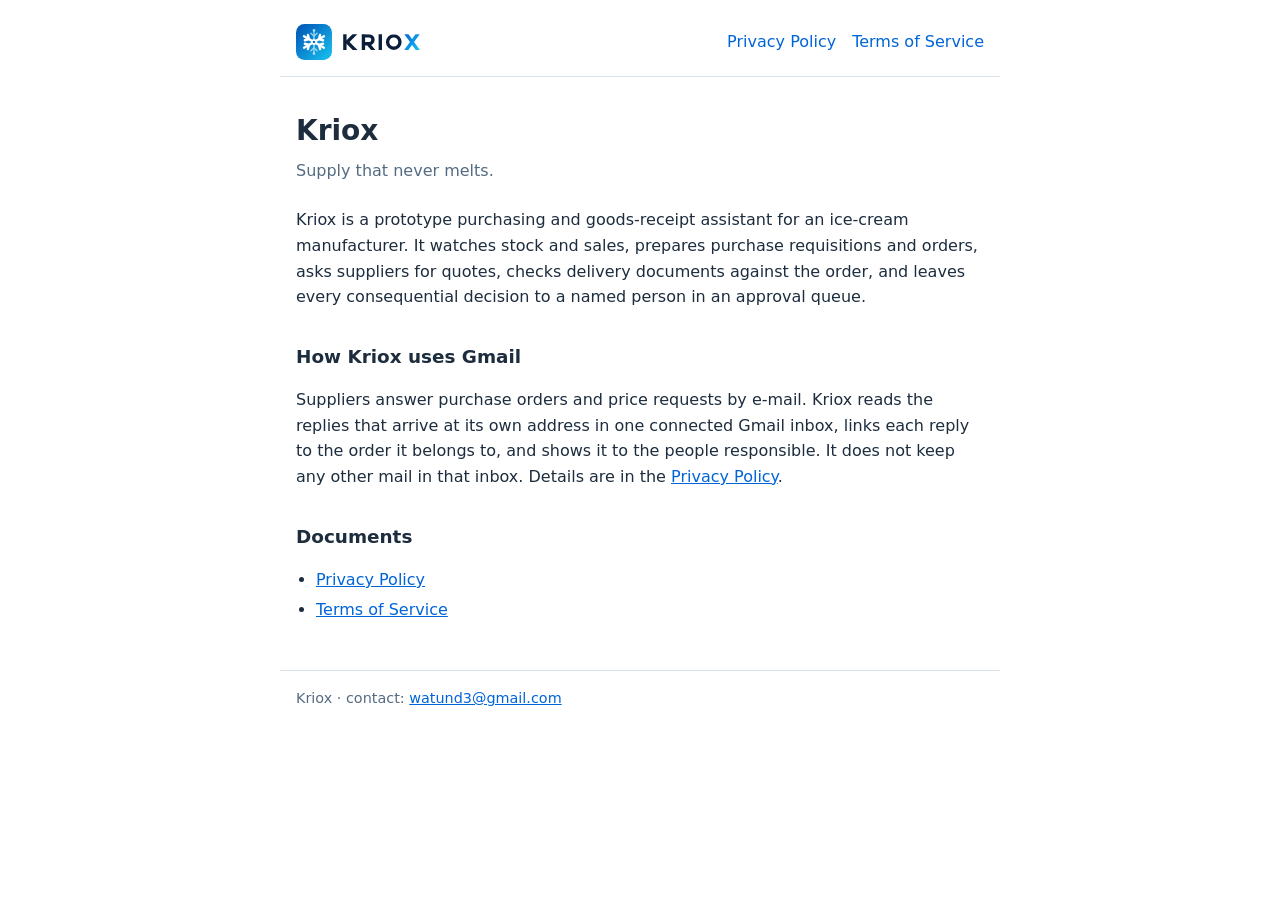
<file: index.html>
<!doctype html>
<html lang="en">
<head>
<meta charset="utf-8">
<meta name="viewport" content="width=device-width, initial-scale=1">
<title>Kriox</title>
<meta name="description" content="Kriox is an AI-assisted purchasing and goods-receipt assistant for an ice-cream manufacturer.">
<link rel="icon" href="logo.svg" type="image/svg+xml">
<link rel="stylesheet" href="style.css">
</head>
<body>
<header>
  <a href="index.html"><img src="logo.svg" alt="Kriox"></a>
  <nav><a href="privacy.html">Privacy Policy</a><a href="terms.html">Terms of Service</a></nav>
</header>
<main>
<h1>Kriox</h1>
<p class="meta">Supply that never melts.</p>
<p>Kriox is a prototype purchasing and goods-receipt assistant for an ice-cream manufacturer. It watches stock and
sales, prepares purchase requisitions and orders, asks suppliers for quotes, checks delivery documents against the
order, and leaves every consequential decision to a named person in an approval queue.</p>
<h2>How Kriox uses Gmail</h2>
<p>Suppliers answer purchase orders and price requests by e-mail. Kriox reads the replies that arrive at its own
address in one connected Gmail inbox, links each reply to the order it belongs to, and shows it to the people
responsible. It does not keep any other mail in that inbox. Details are in the
<a href="privacy.html">Privacy Policy</a>.</p>
<h2>Documents</h2>
<ul>
  <li><a href="privacy.html">Privacy Policy</a></li>
  <li><a href="terms.html">Terms of Service</a></li>
</ul>
</main>
<footer>Kriox &middot; contact: <a href="mailto:watund3@gmail.com">watund3@gmail.com</a></footer>
</body>
</html>
</file>
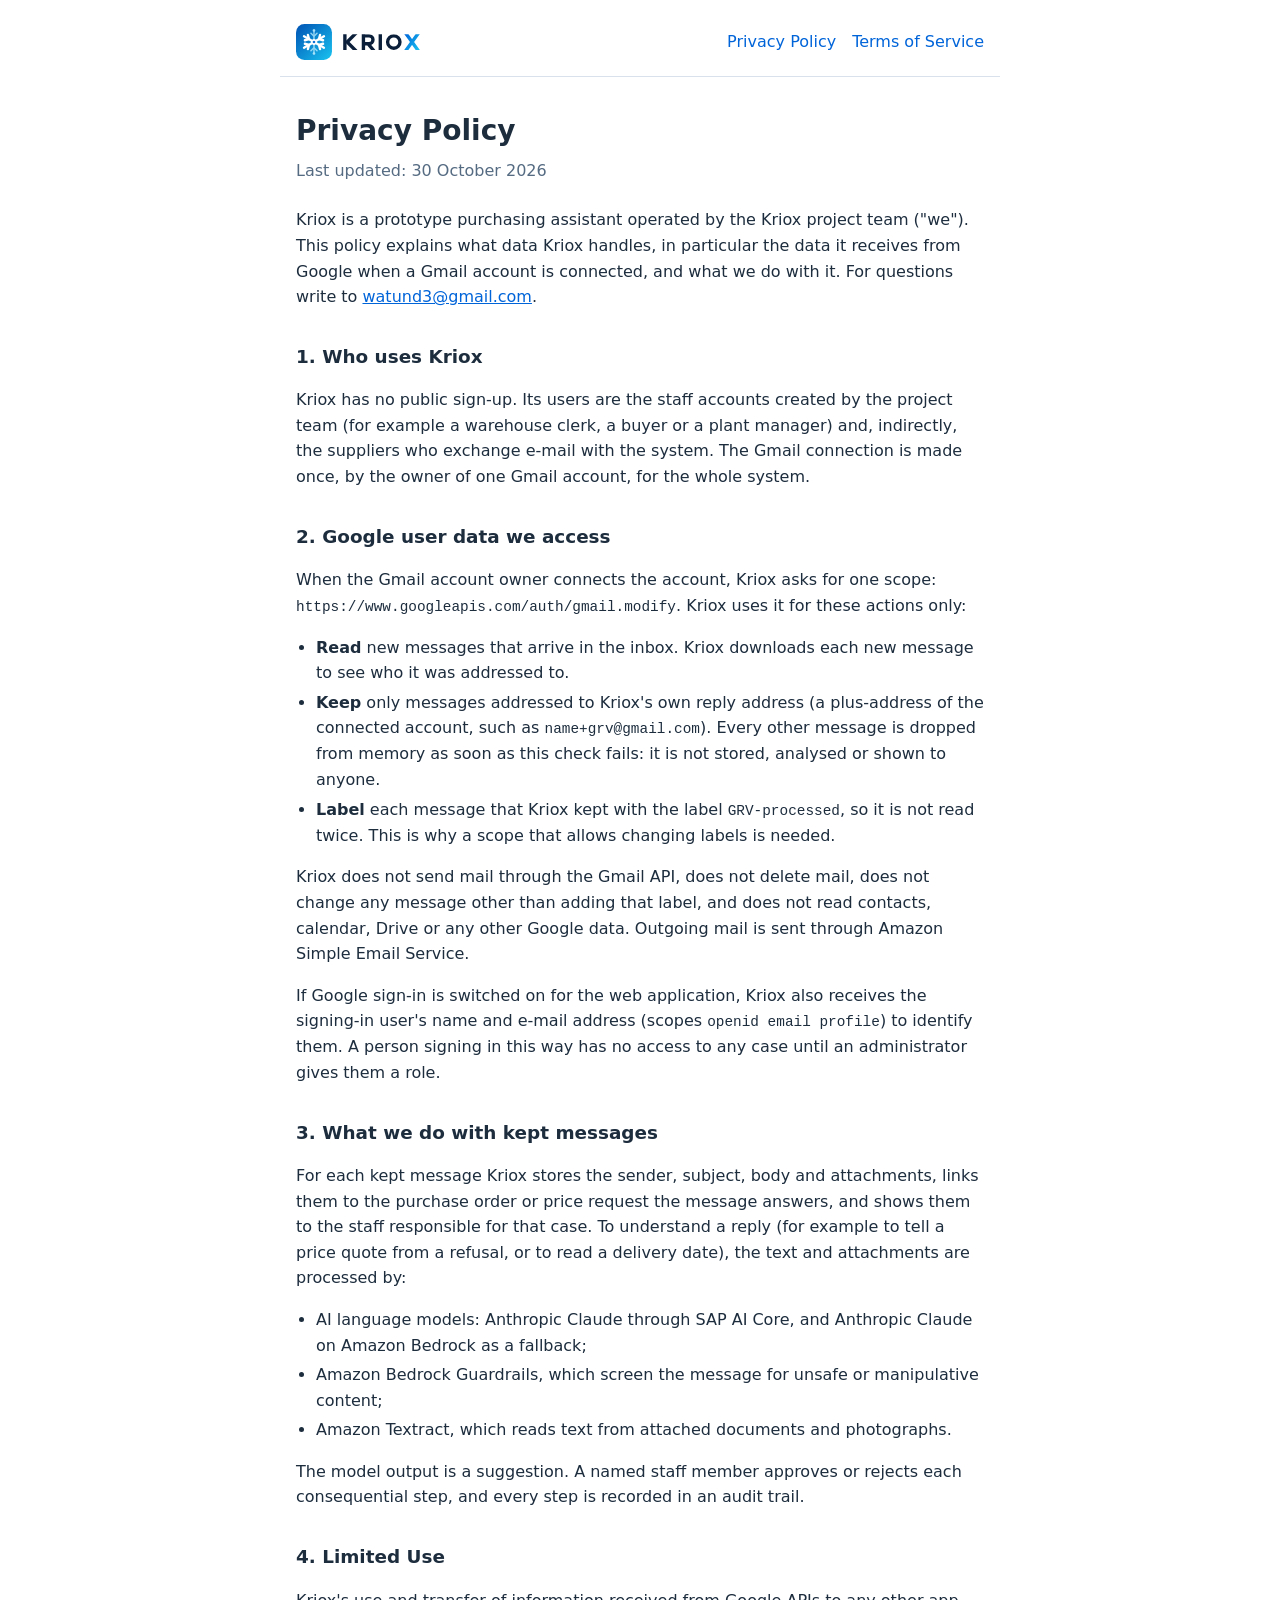
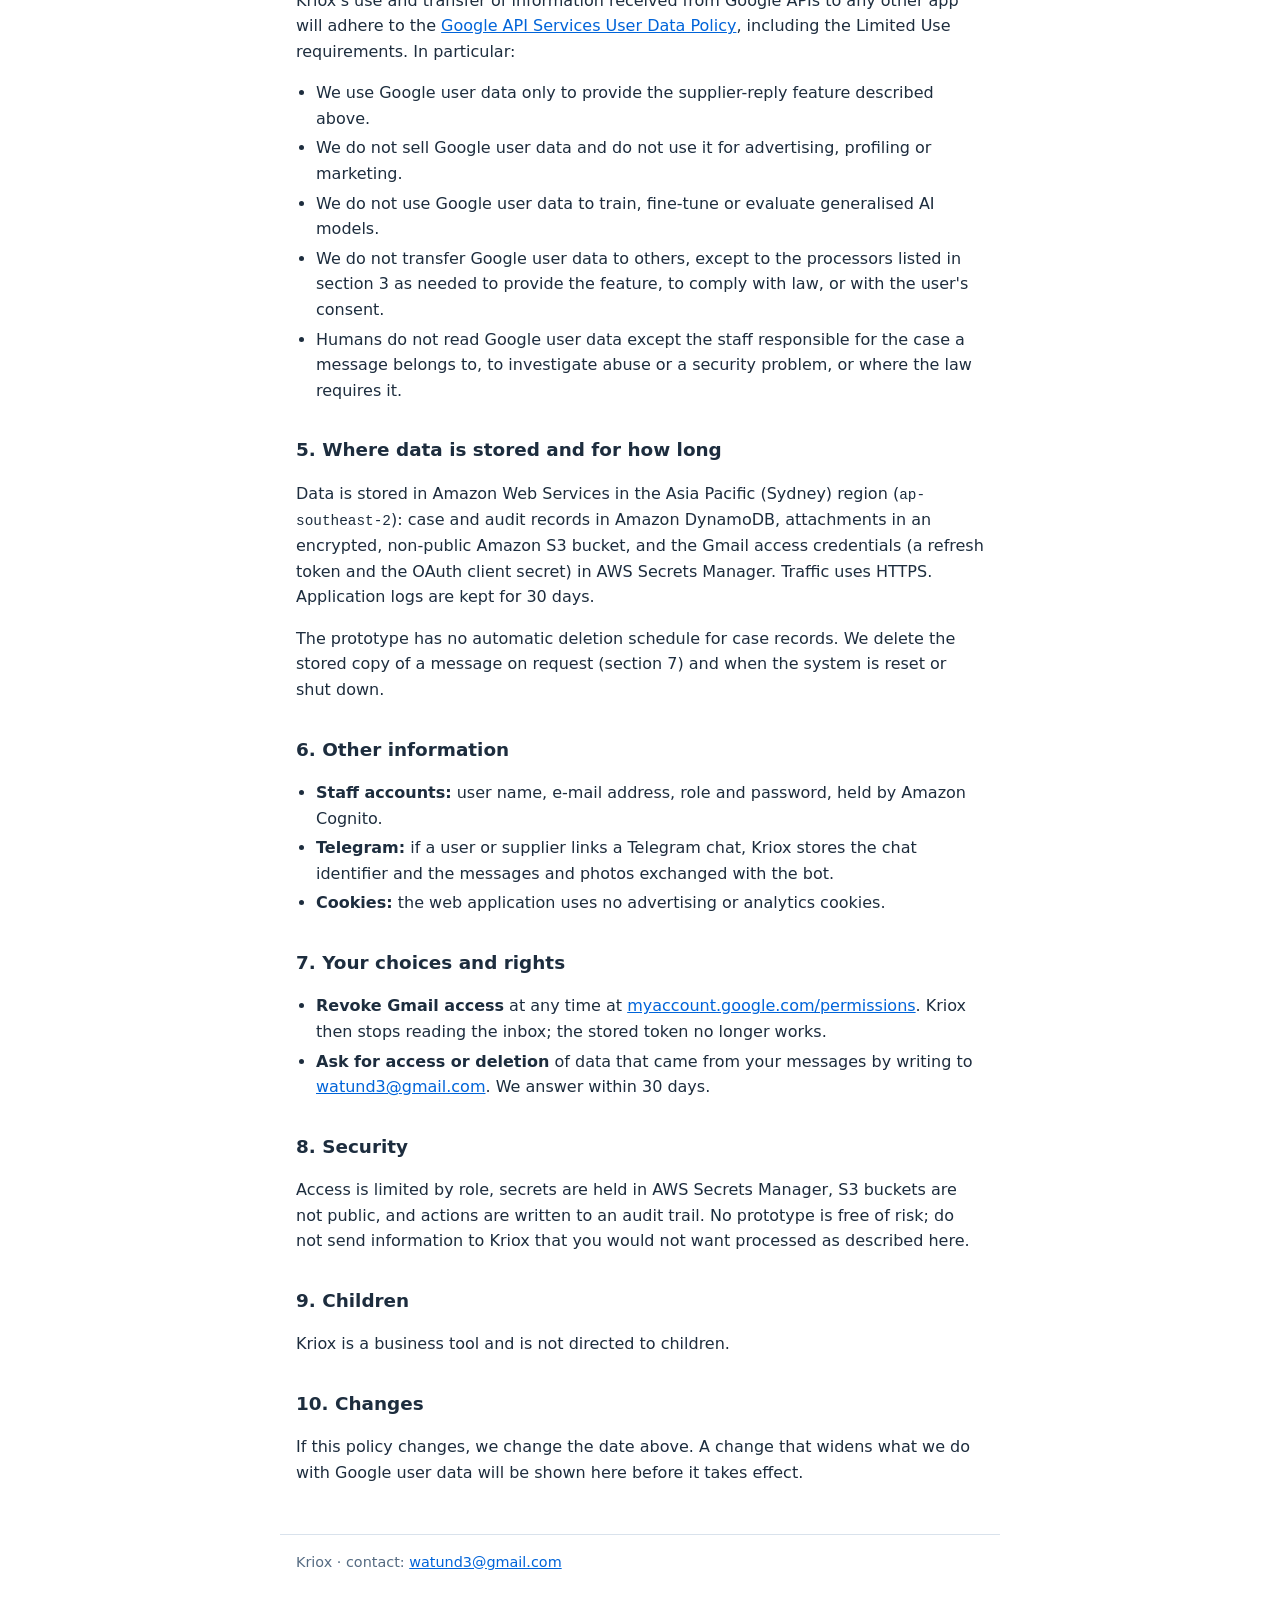
<file: privacy.html>
<!doctype html>
<html lang="en">
<head>
<meta charset="utf-8">
<meta name="viewport" content="width=device-width, initial-scale=1">
<title>Kriox Privacy Policy</title>
<meta name="description" content="How Kriox handles Google user data and other information.">
<link rel="icon" href="logo.svg" type="image/svg+xml">
<link rel="stylesheet" href="style.css">
</head>
<body>
<header>
  <a href="index.html"><img src="logo.svg" alt="Kriox"></a>
  <nav><a href="privacy.html">Privacy Policy</a><a href="terms.html">Terms of Service</a></nav>
</header>
<main>
<h1>Privacy Policy</h1>
<p class="meta">Last updated: 30 October 2026</p>

<p>Kriox is a prototype purchasing assistant operated by the Kriox project team ("we"). This policy explains what
data Kriox handles, in particular the data it receives from Google when a Gmail account is connected, and what we do
with it. For questions write to <a href="mailto:watund3@gmail.com">watund3@gmail.com</a>.</p>

<h2>1. Who uses Kriox</h2>
<p>Kriox has no public sign-up. Its users are the staff accounts created by the project team (for example a warehouse
clerk, a buyer or a plant manager) and, indirectly, the suppliers who exchange e-mail with the system. The Gmail
connection is made once, by the owner of one Gmail account, for the whole system.</p>

<h2>2. Google user data we access</h2>
<p>When the Gmail account owner connects the account, Kriox asks for one scope:
<code>https://www.googleapis.com/auth/gmail.modify</code>. Kriox uses it for these actions only:</p>
<ul>
  <li><strong>Read</strong> new messages that arrive in the inbox. Kriox downloads each new message to see who it was
  addressed to.</li>
  <li><strong>Keep</strong> only messages addressed to Kriox's own reply address (a plus-address of the connected
  account, such as <code>name+grv@gmail.com</code>). Every other message is dropped from memory as soon as this check
  fails: it is not stored, analysed or shown to anyone.</li>
  <li><strong>Label</strong> each message that Kriox kept with the label <code>GRV-processed</code>, so it is not
  read twice. This is why a scope that allows changing labels is needed.</li>
</ul>
<p>Kriox does not send mail through the Gmail API, does not delete mail, does not change any message other than adding
that label, and does not read contacts, calendar, Drive or any other Google data. Outgoing mail is sent through
Amazon Simple Email Service.</p>
<p>If Google sign-in is switched on for the web application, Kriox also receives the signing-in user's name and e-mail
address (scopes <code>openid email profile</code>) to identify them. A person signing in this way has no access to
any case until an administrator gives them a role.</p>

<h2>3. What we do with kept messages</h2>
<p>For each kept message Kriox stores the sender, subject, body and attachments, links them to the purchase order or
price request the message answers, and shows them to the staff responsible for that case. To understand a reply (for
example to tell a price quote from a refusal, or to read a delivery date), the text and attachments are processed
by:</p>
<ul>
  <li>AI language models: Anthropic Claude through SAP AI Core, and Anthropic Claude on Amazon Bedrock as a fallback;</li>
  <li>Amazon Bedrock Guardrails, which screen the message for unsafe or manipulative content;</li>
  <li>Amazon Textract, which reads text from attached documents and photographs.</li>
</ul>
<p>The model output is a suggestion. A named staff member approves or rejects each consequential step, and every step
is recorded in an audit trail.</p>

<h2>4. Limited Use</h2>
<p>Kriox's use and transfer of information received from Google APIs to any other app will adhere to the
<a href="https://developers.google.com/terms/api-services-user-data-policy#additional_requirements_for_specific_api_scopes">Google
API Services User Data Policy</a>, including the Limited Use requirements. In particular:</p>
<ul>
  <li>We use Google user data only to provide the supplier-reply feature described above.</li>
  <li>We do not sell Google user data and do not use it for advertising, profiling or marketing.</li>
  <li>We do not use Google user data to train, fine-tune or evaluate generalised AI models.</li>
  <li>We do not transfer Google user data to others, except to the processors listed in section 3 as needed to
  provide the feature, to comply with law, or with the user's consent.</li>
  <li>Humans do not read Google user data except the staff responsible for the case a message belongs to, to
  investigate abuse or a security problem, or where the law requires it.</li>
</ul>

<h2>5. Where data is stored and for how long</h2>
<p>Data is stored in Amazon Web Services in the Asia Pacific (Sydney) region (<code>ap-southeast-2</code>): case and
audit records in Amazon DynamoDB, attachments in an encrypted, non-public Amazon S3 bucket, and the Gmail access
credentials (a refresh token and the OAuth client secret) in AWS Secrets Manager. Traffic uses HTTPS. Application
logs are kept for 30 days.</p>
<p>The prototype has no automatic deletion schedule for case records. We delete the stored copy of a message on
request (section 7) and when the system is reset or shut down.</p>

<h2>6. Other information</h2>
<ul>
  <li><strong>Staff accounts:</strong> user name, e-mail address, role and password, held by Amazon Cognito.</li>
  <li><strong>Telegram:</strong> if a user or supplier links a Telegram chat, Kriox stores the chat identifier and the
  messages and photos exchanged with the bot.</li>
  <li><strong>Cookies:</strong> the web application uses no advertising or analytics cookies.</li>
</ul>

<h2>7. Your choices and rights</h2>
<ul>
  <li><strong>Revoke Gmail access</strong> at any time at
  <a href="https://myaccount.google.com/permissions">myaccount.google.com/permissions</a>. Kriox then stops reading
  the inbox; the stored token no longer works.</li>
  <li><strong>Ask for access or deletion</strong> of data that came from your messages by writing to
  <a href="mailto:watund3@gmail.com">watund3@gmail.com</a>. We answer within 30 days.</li>
</ul>

<h2>8. Security</h2>
<p>Access is limited by role, secrets are held in AWS Secrets Manager, S3 buckets are not public, and actions are
written to an audit trail. No prototype is free of risk; do not send information to Kriox that you would not want
processed as described here.</p>

<h2>9. Children</h2>
<p>Kriox is a business tool and is not directed to children.</p>

<h2>10. Changes</h2>
<p>If this policy changes, we change the date above. A change that widens what we do with Google user data will be
shown here before it takes effect.</p>
</main>
<footer>Kriox &middot; contact: <a href="mailto:watund3@gmail.com">watund3@gmail.com</a></footer>
</body>
</html>
</file>
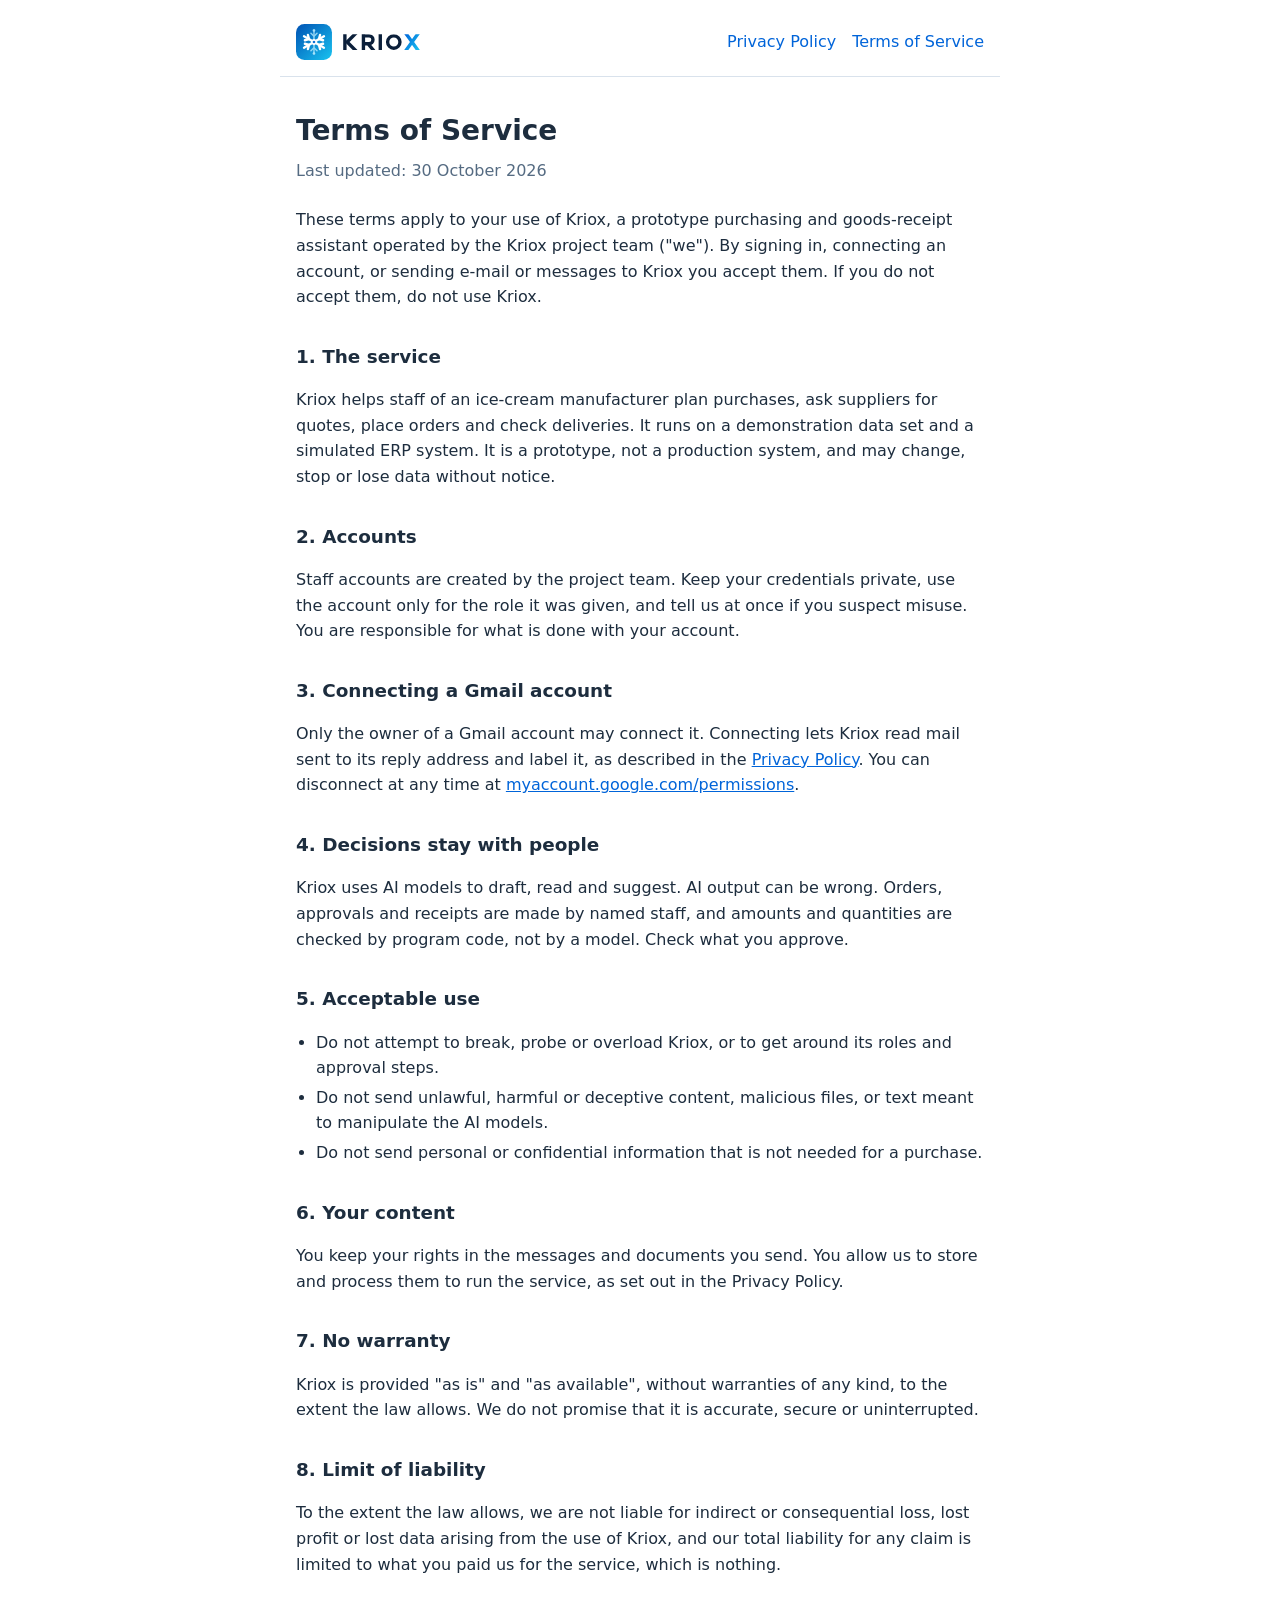
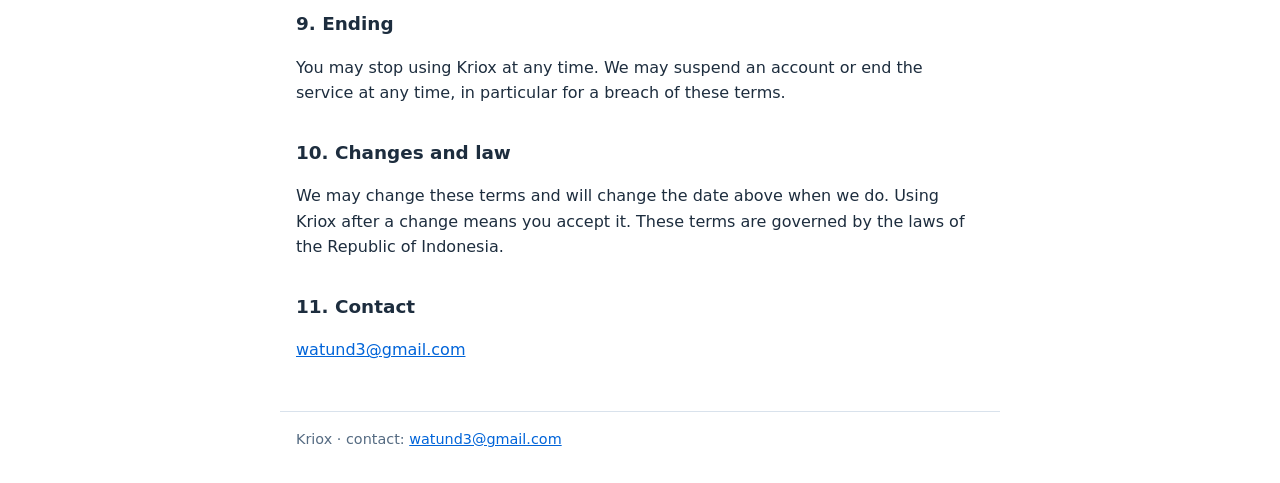
<file: terms.html>
<!doctype html>
<html lang="en">
<head>
<meta charset="utf-8">
<meta name="viewport" content="width=device-width, initial-scale=1">
<title>Kriox Terms of Service</title>
<meta name="description" content="Terms for using the Kriox prototype.">
<link rel="icon" href="logo.svg" type="image/svg+xml">
<link rel="stylesheet" href="style.css">
</head>
<body>
<header>
  <a href="index.html"><img src="logo.svg" alt="Kriox"></a>
  <nav><a href="privacy.html">Privacy Policy</a><a href="terms.html">Terms of Service</a></nav>
</header>
<main>
<h1>Terms of Service</h1>
<p class="meta">Last updated: 30 October 2026</p>

<p>These terms apply to your use of Kriox, a prototype purchasing and goods-receipt assistant operated by the Kriox
project team ("we"). By signing in, connecting an account, or sending e-mail or messages to Kriox you accept them. If
you do not accept them, do not use Kriox.</p>

<h2>1. The service</h2>
<p>Kriox helps staff of an ice-cream manufacturer plan purchases, ask suppliers for quotes, place orders and check
deliveries. It runs on a demonstration data set and a simulated ERP system. It is a prototype, not a production
system, and may change, stop or lose data without notice.</p>

<h2>2. Accounts</h2>
<p>Staff accounts are created by the project team. Keep your credentials private, use the account only for the role it
was given, and tell us at once if you suspect misuse. You are responsible for what is done with your account.</p>

<h2>3. Connecting a Gmail account</h2>
<p>Only the owner of a Gmail account may connect it. Connecting lets Kriox read mail sent to its reply address and
label it, as described in the <a href="privacy.html">Privacy Policy</a>. You can disconnect at any time at
<a href="https://myaccount.google.com/permissions">myaccount.google.com/permissions</a>.</p>

<h2>4. Decisions stay with people</h2>
<p>Kriox uses AI models to draft, read and suggest. AI output can be wrong. Orders, approvals and receipts are made by
named staff, and amounts and quantities are checked by program code, not by a model. Check what you approve.</p>

<h2>5. Acceptable use</h2>
<ul>
  <li>Do not attempt to break, probe or overload Kriox, or to get around its roles and approval steps.</li>
  <li>Do not send unlawful, harmful or deceptive content, malicious files, or text meant to manipulate the AI
  models.</li>
  <li>Do not send personal or confidential information that is not needed for a purchase.</li>
</ul>

<h2>6. Your content</h2>
<p>You keep your rights in the messages and documents you send. You allow us to store and process them to run the
service, as set out in the Privacy Policy.</p>

<h2>7. No warranty</h2>
<p>Kriox is provided "as is" and "as available", without warranties of any kind, to the extent the law allows. We do
not promise that it is accurate, secure or uninterrupted.</p>

<h2>8. Limit of liability</h2>
<p>To the extent the law allows, we are not liable for indirect or consequential loss, lost profit or lost data arising
from the use of Kriox, and our total liability for any claim is limited to what you paid us for the service, which is
nothing.</p>

<h2>9. Ending</h2>
<p>You may stop using Kriox at any time. We may suspend an account or end the service at any time, in particular for a
breach of these terms.</p>

<h2>10. Changes and law</h2>
<p>We may change these terms and will change the date above when we do. Using Kriox after a change means you accept
it. These terms are governed by the laws of the Republic of Indonesia.</p>

<h2>11. Contact</h2>
<p><a href="mailto:watund3@gmail.com">watund3@gmail.com</a></p>
</main>
<footer>Kriox &middot; contact: <a href="mailto:watund3@gmail.com">watund3@gmail.com</a></footer>
</body>
</html>
</file>
<file: style.css>
:root { --bg:#fff; --fg:#1d2d3e; --muted:#556b82; --line:#d9e2ec; --accent:#0064d9; }
@media (prefers-color-scheme: dark) { :root { --bg:#0d1620; --fg:#e6edf5; --muted:#9db0c4; --line:#233447; --accent:#4da3ff; } }
* { box-sizing: border-box; }
body { margin:0; background:var(--bg); color:var(--fg); font:16px/1.6 system-ui, -apple-system, "Segoe UI", Roboto, sans-serif; }
main, header, footer { max-width: 720px; margin: 0 auto; padding: 0 16px; }
header { padding-top: 24px; padding-bottom: 16px; border-bottom: 1px solid var(--line); display:flex; align-items:center; justify-content:space-between; gap:12px; flex-wrap:wrap; }
header img { height: 36px; display:block; }
nav a { margin-left: 16px; color: var(--accent); text-decoration: none; }
nav a:hover { text-decoration: underline; }
h1 { font-size: 1.75rem; margin: 32px 0 4px; }
h2 { font-size: 1.15rem; margin: 32px 0 8px; }
.meta { color: var(--muted); margin: 0 0 24px; }
a { color: var(--accent); }
ul { padding-left: 20px; }
li { margin: 4px 0; }
code { font-size: .9em; overflow-wrap: anywhere; }
footer { border-top: 1px solid var(--line); margin-top: 48px; padding-top: 16px; padding-bottom: 32px; color: var(--muted); font-size: .9rem; }
</file>
